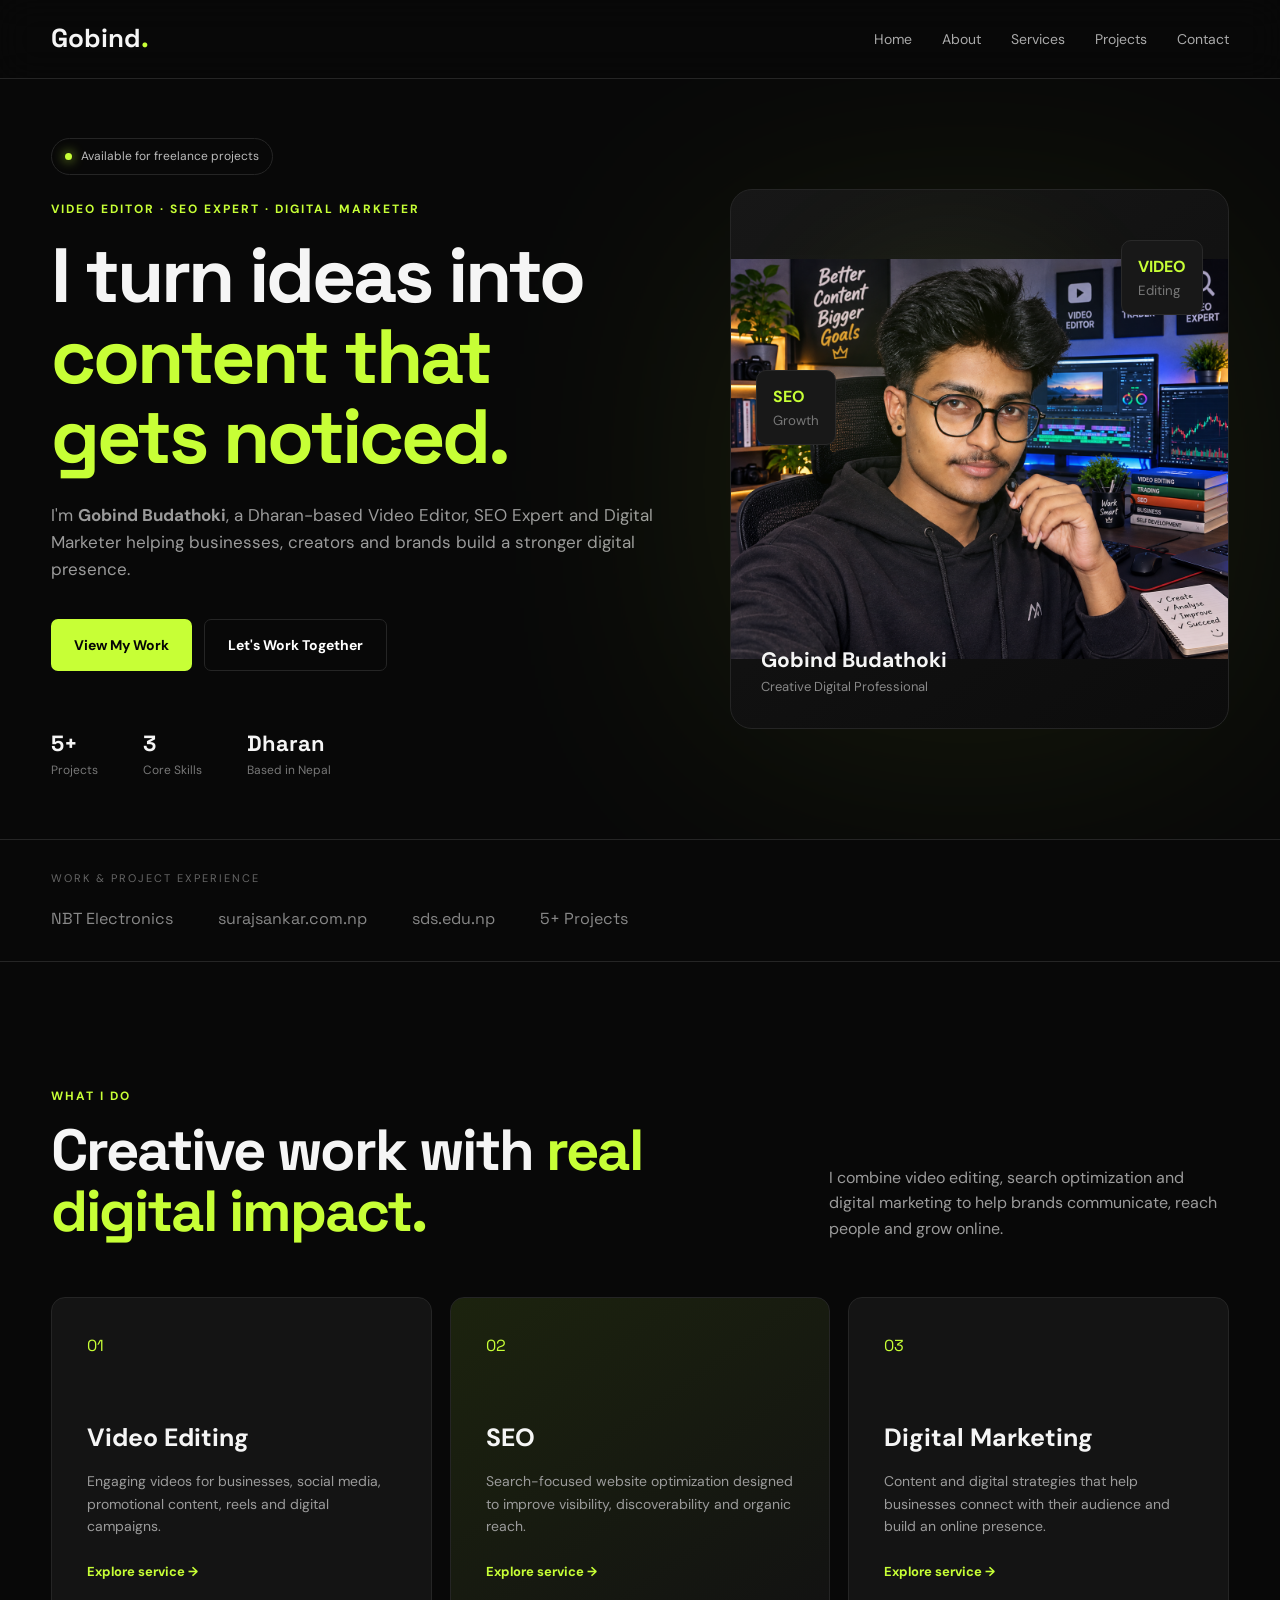
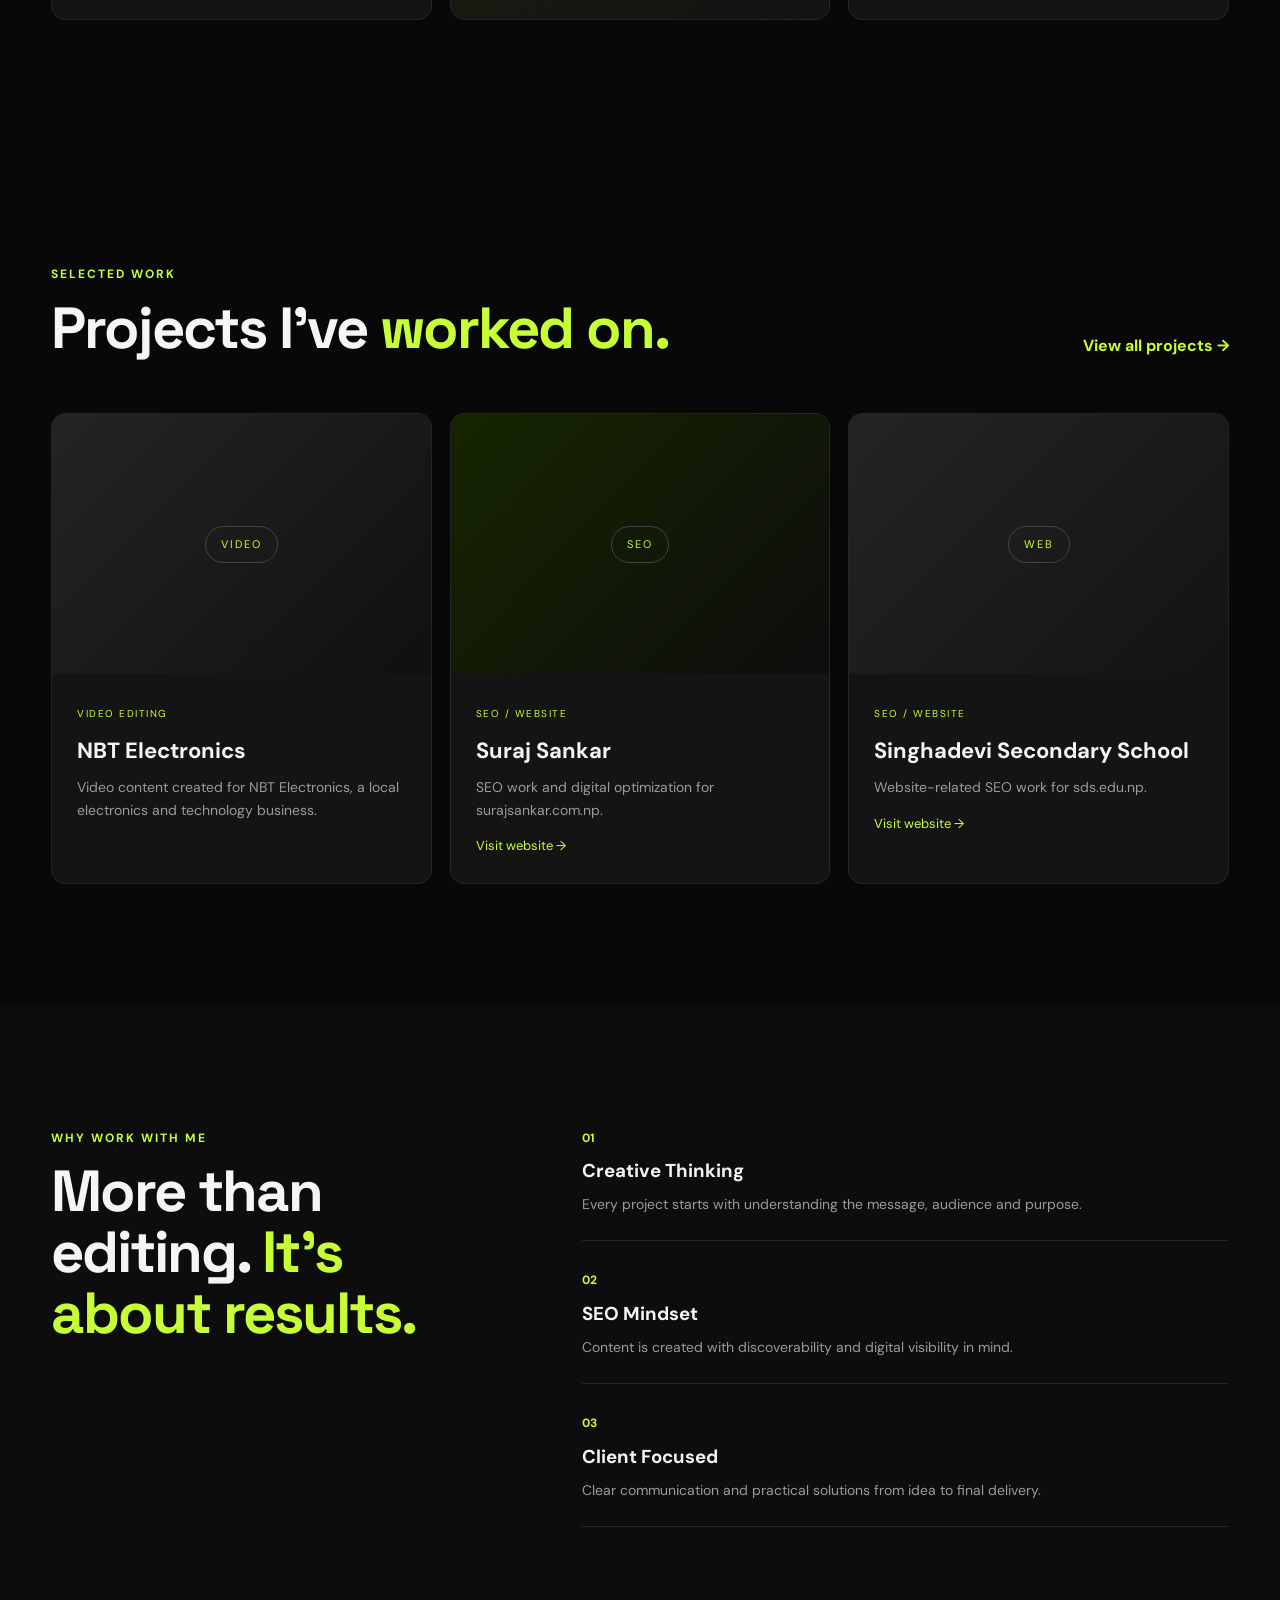
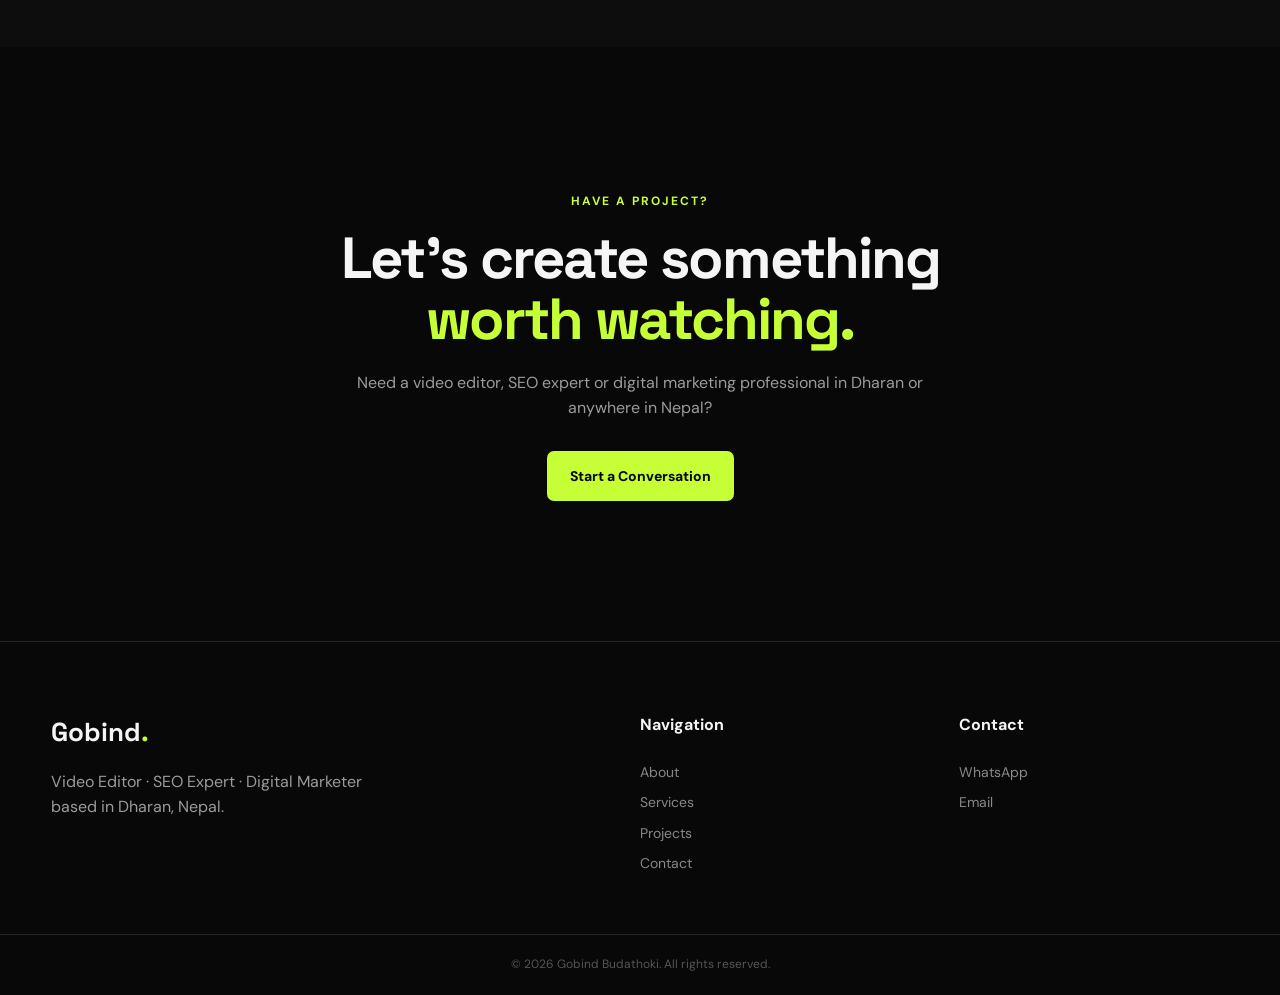
<file: index.html>
<!DOCTYPE html>
<html lang="en">
<head>
    <meta charset="UTF-8">

    <meta name="viewport" content="width=device-width, initial-scale=1.0">

    <link rel="icon" type="image/png" href="favicon.jpg">
<link rel="apple-touch-icon" href="favicon.jpg">

<title>Gobind Budathoki | Video Editor & SEO Expert</title>

<meta name="description" content="Gobind Budathoki is a Dharan-based Video Editor, SEO Expert and Digital Marketing Expert.">

<meta name="author" content="Gobind Budathoki">

<script type="application/ld+json">
{
  "@context": "https://schema.org",
  "@type": "Person",
  "name": "Gobind Budathoki",
  "url": "https://your-domain.com/",
  "jobTitle": "Video Editor, SEO Expert & Digital Marketing Expert",
  "address": {
    "@type": "PostalAddress",
    "addressLocality": "Dharan",
    "addressCountry": "NP"
  }
}
</script>

    <meta name="description"
        content="Gobind Budathoki is a Dharan-based video editor, SEO expert and digital marketer in Nepal. Explore professional video editing, SEO, digital marketing and creative projects.">

    <meta name="keywords"
        content="video editor in Dharan, video editor in Nepal, best video editor in Dharan, best video editor in Nepal, SEO expert in Dharan, SEO expert in Nepal, digital marketing expert in Dharan, digital marketing expert in Nepal, Gobind Budathoki">

    <meta name="author" content="Gobind Budathoki">

    <link rel="canonical" href="https://gobindabudathoki.com.np/">

    <meta property="og:title"
        content="Gobind Budathoki | Video Editor & SEO Expert in Dharan">

    <meta property="og:description"
        content="Dharan-based Video Editor, SEO Expert and Digital Marketer helping brands build better digital presence.">

    <meta property="og:type" content="website">

    <meta property="og:url" content="https://YOUR-DOMAIN.com/">

    <link rel="stylesheet" href="style.css">

    <script type="application/ld+json">
    {
        "@context": "https://schema.org",
        "@type": "Person",
        "name": "Gobind Budathoki",
        "jobTitle": "Video Editor, SEO Expert and Digital Marketer",
        "description": "Dharan-based video editor, SEO expert and digital marketer in Nepal.",
        "email": "budathokigopal71516112@gmail.com",
        "telephone": "+9779704802073",
        "address": {
            "@type": "PostalAddress",
            "addressLocality": "Dharan",
            "addressRegion": "Koshi Province",
            "addressCountry": "NP"
        },
        "knowsAbout": [
            "Video Editing",
            "SEO",
            "Digital Marketing",
            "Social Media Marketing",
            "Content Creation"
        ]
    }
    </script>
</head>

<body>

<header class="navbar">
    <div class="container nav-inner">

        <a href="index.html" class="logo">
            Gobind<span>.</span>
        </a>

        <button class="menu-btn" onclick="toggleMenu()">☰</button>

        <nav id="navMenu">
            <a href="index.html">Home</a>
            <a href="about.html">About</a>
            <a href="services.html">Services</a>
            <a href="projects.html">Projects</a>
            <a href="contact.html">Contact</a>
        </nav>

    </div>
</header>


<main>

<section class="hero">

    <div class="container hero-grid">

        <div class="hero-content">

            <div class="availability">
                <span></span>
                Available for freelance projects
            </div>

            <p class="eyebrow">
                VIDEO EDITOR · SEO EXPERT · DIGITAL MARKETER
            </p>

            <h1>
                I turn ideas into
                <span>content that gets noticed.</span>
            </h1>

            <p class="hero-text">
                I'm <strong>Gobind Budathoki</strong>, a Dharan-based
                Video Editor, SEO Expert and Digital Marketer helping
                businesses, creators and brands build a stronger
                digital presence.
            </p>

            <div class="hero-buttons">
                <a href="projects.html" class="btn primary">
                    View My Work
                </a>

                <a href="contact.html" class="btn secondary">
                    Let's Work Together
                </a>
            </div>

            <div class="hero-stats">

                <div>
                    <strong>5+</strong>
                    <span>Projects</span>
                </div>

                <div>
                    <strong>3</strong>
                    <span>Core Skills</span>
                </div>

                <div>
                    <strong>Dharan</strong>
                    <span>Based in Nepal</span>
                </div>

            </div>

        </div>


        <div class="hero-visual">

            <div class="profile-card">

                <div class="profile-placeholder">
                    <img src="img.png" height="400" alt="">
                </div>

                <div class="profile-info">
                    <strong>Gobind Budathoki</strong>
                    <span>Creative Digital Professional</span>
                </div>

                <div class="floating-card video-card">
                    <b>VIDEO</b>
                    <small>Editing</small>
                </div>

                <div class="floating-card seo-card">
                    <b>SEO</b>
                    <small>Growth</small>
                </div>

            </div>

        </div>

    </div>

</section>


<section class="trusted">

    <div class="container">

        <p>WORK & PROJECT EXPERIENCE</p>

        <div class="trusted-list">
            <span>NBT Electronics</span>
            <span>surajsankar.com.np</span>
            <span>sds.edu.np</span>
            <span>5+ Projects</span>
        </div>

    </div>

</section>


<section class="services-preview section">

    <div class="container">

        <div class="section-heading">

            <div>
                <span class="eyebrow">WHAT I DO</span>

                <h2>
                    Creative work with
                    <span>real digital impact.</span>
                </h2>
            </div>

            <p>
                I combine video editing, search optimization and
                digital marketing to help brands communicate,
                reach people and grow online.
            </p>

        </div>


        <div class="service-grid">

            <article class="service-card">

                <div class="service-number">01</div>

                <h3>Video Editing</h3>

                <p>
                    Engaging videos for businesses, social media,
                    promotional content, reels and digital campaigns.
                </p>

                <a href="services.html">Explore service →</a>

            </article>


            <article class="service-card featured">

                <div class="service-number">02</div>

                <h3>SEO</h3>

                <p>
                    Search-focused website optimization designed to
                    improve visibility, discoverability and organic reach.
                </p>

                <a href="services.html">Explore service →</a>

            </article>


            <article class="service-card">

                <div class="service-number">03</div>

                <h3>Digital Marketing</h3>

                <p>
                    Content and digital strategies that help businesses
                    connect with their audience and build an online presence.
                </p>

                <a href="services.html">Explore service →</a>

            </article>

        </div>

    </div>

</section>


<section class="projects section">

    <div class="container">

        <div class="section-heading">

            <div>
                <span class="eyebrow">SELECTED WORK</span>

                <h2>
                    Projects I've
                    <span>worked on.</span>
                </h2>
            </div>

            <a class="text-link" href="projects.html">
                View all projects →
            </a>

        </div>


        <div class="project-grid">

            <article class="project-card">

                <div class="project-image">
                    <span>VIDEO</span>
                </div>

                <div class="project-content">

                    <small>VIDEO EDITING</small>

                    <h3>NBT Electronics</h3>

                    <p>
                        Video content created for NBT Electronics,
                        a local electronics and technology business.
                    </p>

                </div>

            </article>


            <article class="project-card">

                <div class="project-image website">
                    <span>SEO</span>
                </div>

                <div class="project-content">

                    <small>SEO / WEBSITE</small>

                    <h3>Suraj Sankar</h3>

                    <p>
                        SEO work and digital optimization for
                        surajsankar.com.np.
                    </p>

                    <a href="https://surajsankar.com.np/"
                       target="_blank"
                       rel="noopener">
                        Visit website →
                    </a>

                </div>

            </article>


            <article class="project-card">

                <div class="project-image school">
                    <span>WEB</span>
                </div>

                <div class="project-content">

                    <small>SEO / WEBSITE</small>

                    <h3>Singhadevi Secondary School</h3>

                    <p>
                        Website-related SEO work for
                        sds.edu.np.
                    </p>

                    <a href="https://sds.edu.np/"
                       target="_blank"
                       rel="noopener">
                        Visit website →
                    </a>

                </div>

            </article>

        </div>

    </div>

</section>


<section class="why section">

    <div class="container why-grid">

        <div>

            <span class="eyebrow">WHY WORK WITH ME</span>

            <h2>
                More than editing.
                <span>It's about results.</span>
            </h2>

        </div>

        <div class="why-items">

            <div>
                <b>01</b>
                <h3>Creative Thinking</h3>
                <p>
                    Every project starts with understanding the
                    message, audience and purpose.
                </p>
            </div>

            <div>
                <b>02</b>
                <h3>SEO Mindset</h3>
                <p>
                    Content is created with discoverability and
                    digital visibility in mind.
                </p>
            </div>

            <div>
                <b>03</b>
                <h3>Client Focused</h3>
                <p>
                    Clear communication and practical solutions
                    from idea to final delivery.
                </p>
            </div>

        </div>

    </div>

</section>


<section class="cta">

    <div class="container">

        <span class="eyebrow">HAVE A PROJECT?</span>

        <h2>
            Let's create something
            <span>worth watching.</span>
        </h2>

        <p>
            Need a video editor, SEO expert or digital marketing
            professional in Dharan or anywhere in Nepal?
        </p>

        <a href="contact.html" class="btn primary">
            Start a Conversation
        </a>

    </div>

</section>

</main>


<footer>

    <div class="container footer-grid">

        <div>
            <a class="logo" href="index.html">
                Gobind<span>.</span>
            </a>

            <p>
                Video Editor · SEO Expert · Digital Marketer
                based in Dharan, Nepal.
            </p>
        </div>

        <div>
            <h4>Navigation</h4>
            <a href="about.html">About</a>
            <a href="services.html">Services</a>
            <a href="projects.html">Projects</a>
            <a href="contact.html">Contact</a>
        </div>

        <div>
            <h4>Contact</h4>

            <a href="https://wa.me/9779704802073"
               target="_blank"
               rel="noopener">
                WhatsApp
            </a>

            <a href="mailto:budathokigopal71516112@gmail.com">
                Email
            </a>
        </div>

    </div>

    <div class="footer-bottom">
        © <span id="year"></span> Gobind Budathoki. All rights reserved.
    </div>

</footer>

<script src="script.js"></script>

</body>
</html>
</file>
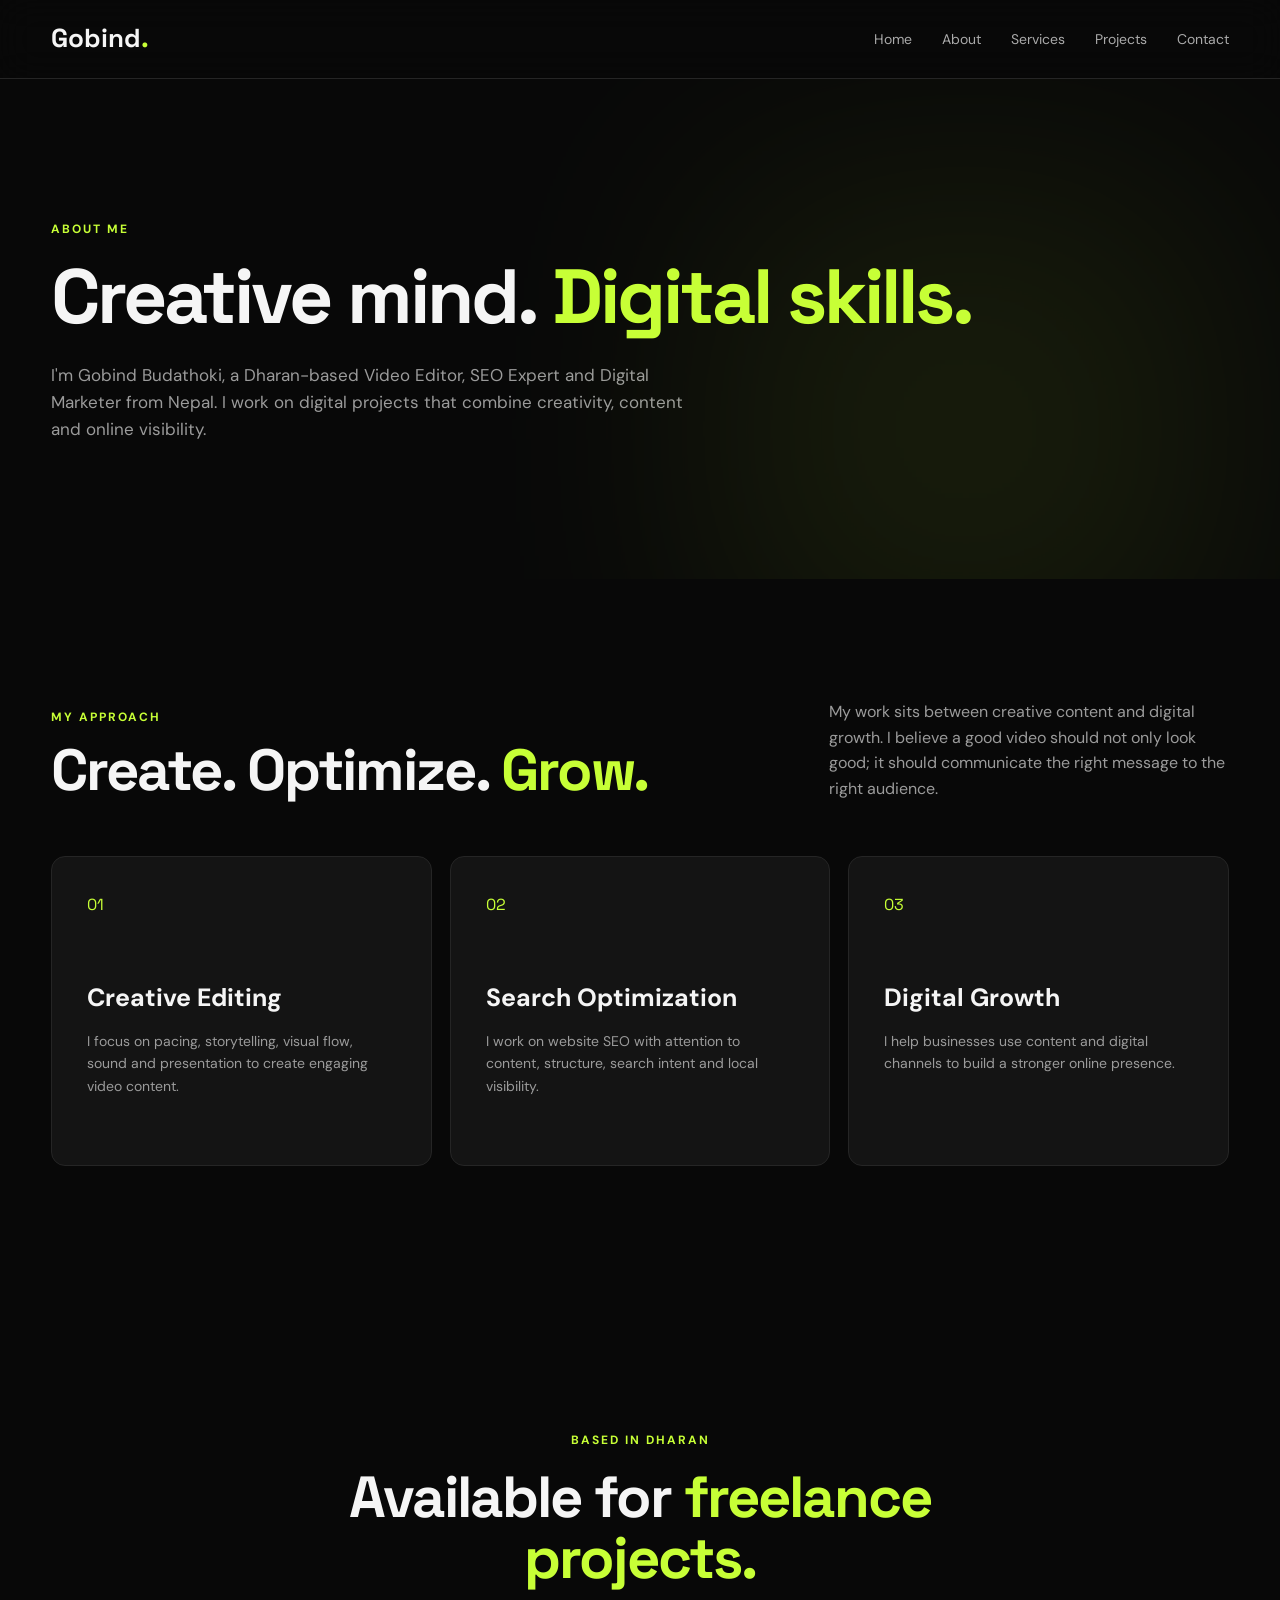
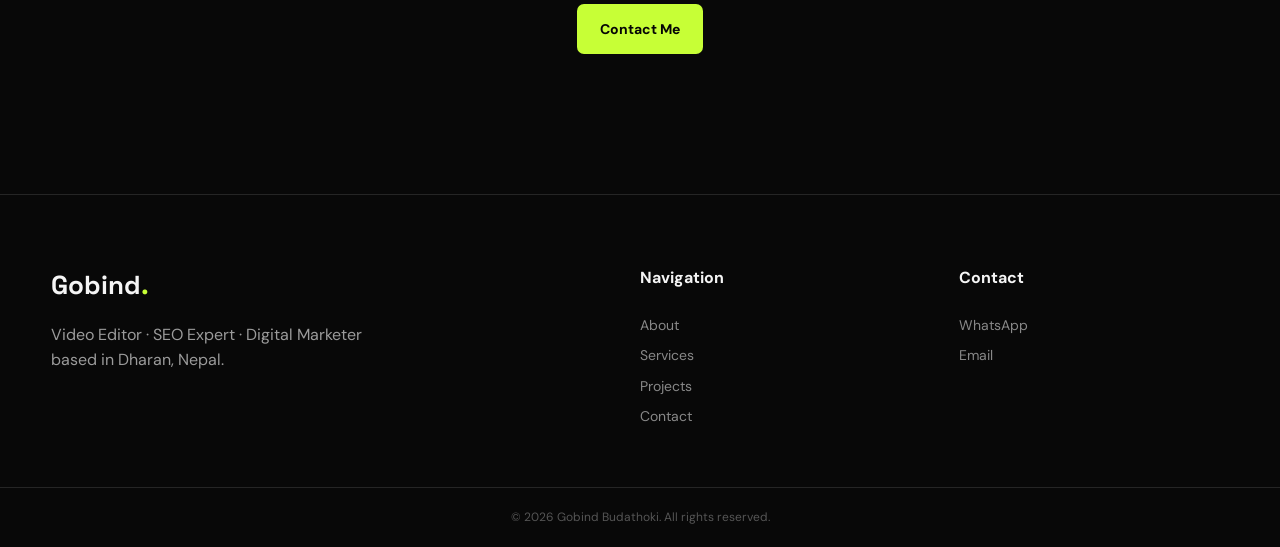
<file: about.html>
<!DOCTYPE html>
<html lang="en">
<head>
<meta charset="UTF-8">
<meta name="viewport" content="width=device-width, initial-scale=1.0">

<title>About Gobind Budathoki | Video Editor & SEO Expert in Dharan</title>

<meta name="description"
content="Learn about Gobind Budathoki, a Dharan-based video editor, SEO expert and digital marketer working with businesses and websites in Nepal.">

<link rel="canonical" href="https://YOUR-DOMAIN.com/about.html">
<link rel="stylesheet" href="style.css">
</head>

<body>

<header class="navbar">
<div class="container nav-inner">

<a href="index.html" class="logo">Gobind<span>.</span></a>

<button class="menu-btn" onclick="toggleMenu()">☰</button>

<nav id="navMenu">
<a href="index.html">Home</a>
<a href="about.html">About</a>
<a href="services.html">Services</a>
<a href="projects.html">Projects</a>
<a href="contact.html">Contact</a>
</nav>

</div>
</header>


<main>

<section class="hero" style="min-height:500px">

<div class="container">

<span class="eyebrow">ABOUT ME</span>

<h1>
Creative mind.
<span>Digital skills.</span>
</h1>

<p class="hero-text">
I'm Gobind Budathoki, a Dharan-based Video Editor,
SEO Expert and Digital Marketer from Nepal.
I work on digital projects that combine creativity,
content and online visibility.
</p>

</div>

</section>


<section class="section">

<div class="container">

<div class="section-heading">

<div>
<span class="eyebrow">MY APPROACH</span>

<h2>
Create. Optimize.
<span>Grow.</span>
</h2>
</div>

<p>
My work sits between creative content and digital growth.
I believe a good video should not only look good;
it should communicate the right message to the right audience.
</p>

</div>


<div class="service-grid">

<article class="service-card">

<div class="service-number">01</div>

<h3>Creative Editing</h3>

<p>
I focus on pacing, storytelling, visual flow,
sound and presentation to create engaging video content.
</p>

</article>


<article class="service-card">

<div class="service-number">02</div>

<h3>Search Optimization</h3>

<p>
I work on website SEO with attention to content,
structure, search intent and local visibility.
</p>

</article>


<article class="service-card">

<div class="service-number">03</div>

<h3>Digital Growth</h3>

<p>
I help businesses use content and digital channels
to build a stronger online presence.
</p>

</article>

</div>

</div>

</section>


<section class="cta">

<div class="container">

<span class="eyebrow">BASED IN DHARAN</span>

<h2>
Available for
<span>freelance projects.</span>
</h2>

<a href="contact.html" class="btn primary">
Contact Me
</a>

</div>

</section>

</main>


<footer>

<div class="container footer-grid">

<div>
<a class="logo" href="index.html">
Gobind<span>.</span>
</a>

<p>
Video Editor · SEO Expert · Digital Marketer
based in Dharan, Nepal.
</p>
</div>

<div>
<h4>Navigation</h4>
<a href="about.html">About</a>
<a href="services.html">Services</a>
<a href="projects.html">Projects</a>
<a href="contact.html">Contact</a>
</div>

<div>
<h4>Contact</h4>

<a href="https://wa.me/9779704802073">
WhatsApp
</a>

<a href="mailto:budathokigopal71516112@gmail.com">
Email
</a>

</div>

</div>

<div class="footer-bottom">
© <span id="year"></span> Gobind Budathoki.
All rights reserved.
</div>

</footer>

<script src="script.js"></script>

</body>
</html>
</file>
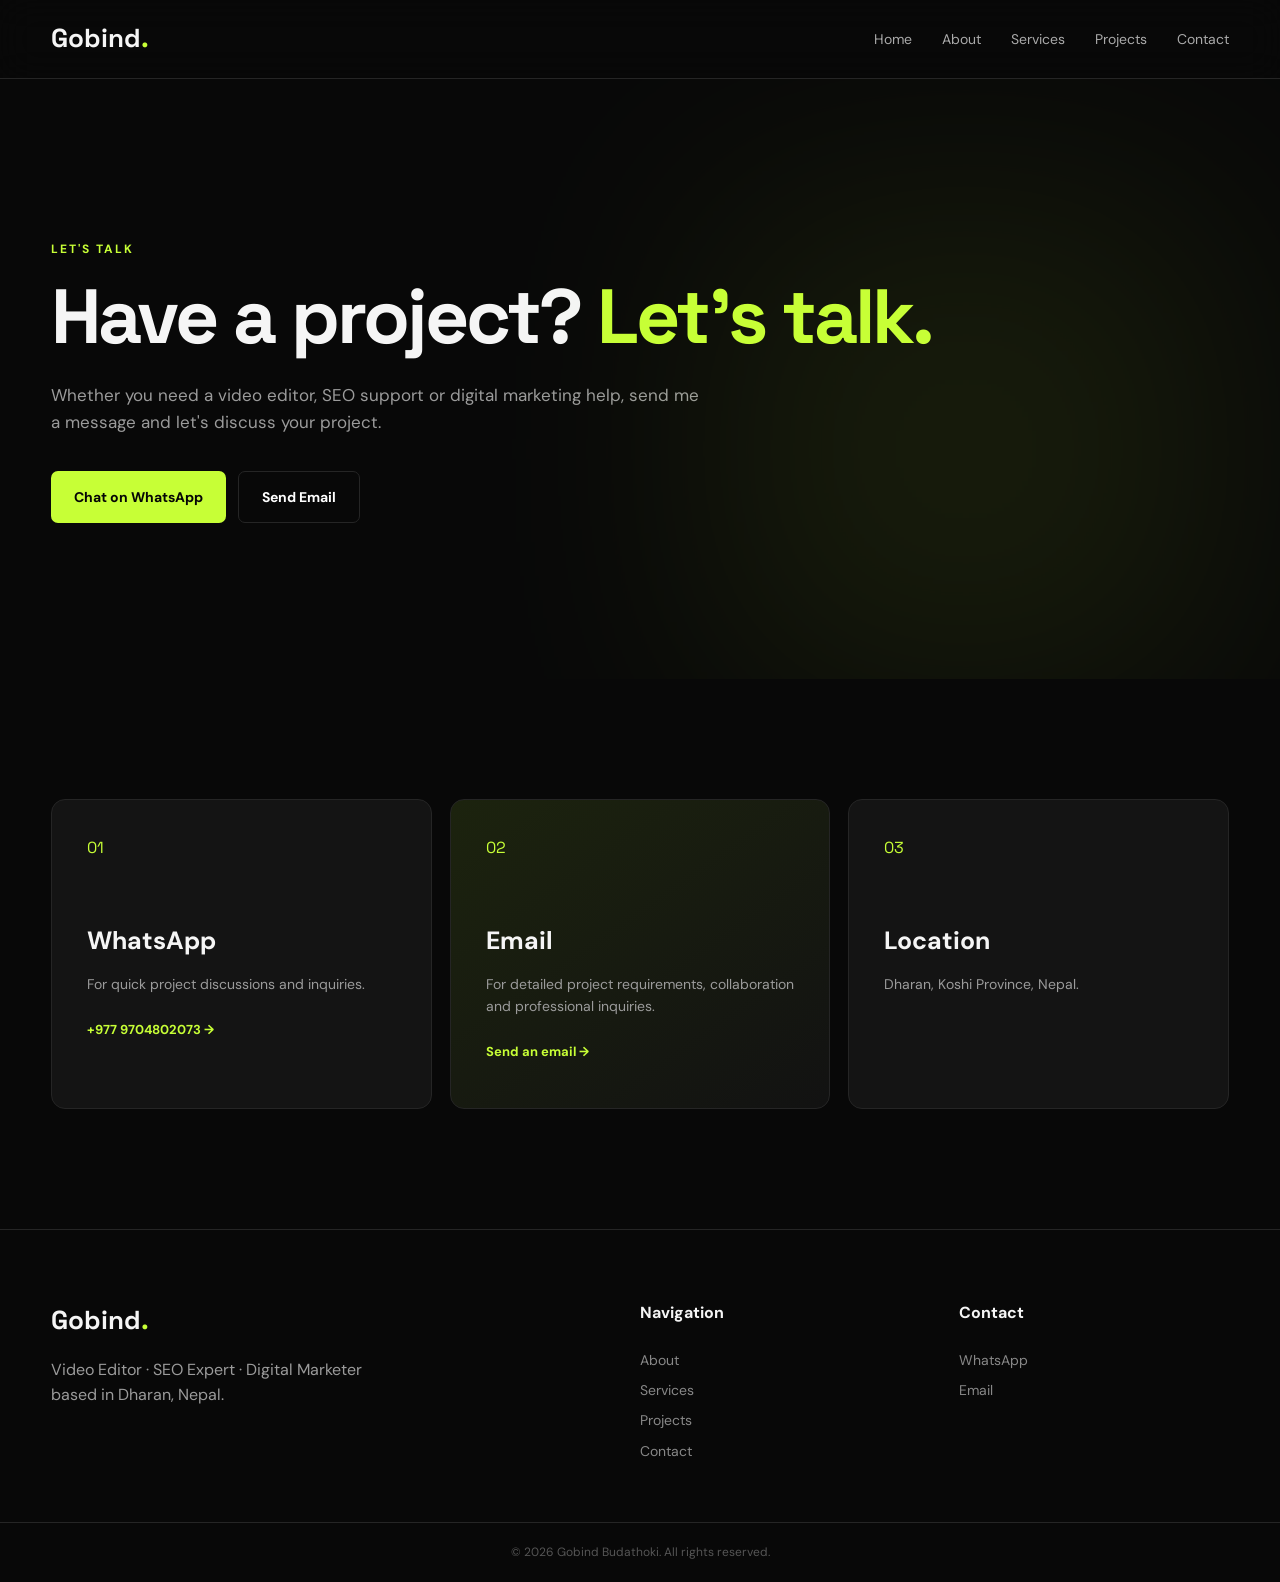
<file: contact.html>
<!DOCTYPE html>
<html lang="en">

<head>

<meta charset="UTF-8">

<meta name="viewport"
content="width=device-width, initial-scale=1.0">

<title>Contact Gobind Budathoki | Video Editor & SEO Expert Dharan</title>

<meta name="description"
content="Contact Gobind Budathoki for video editing, SEO and digital marketing services in Dharan and across Nepal. WhatsApp and email available.">

<link rel="canonical"
href="https://YOUR-DOMAIN.com/contact.html">

<link rel="stylesheet"
href="style.css">

</head>


<body>

<header class="navbar">

<div class="container nav-inner">

<a href="index.html"
class="logo">
Gobind<span>.</span>
</a>

<button class="menu-btn"
onclick="toggleMenu()">☰</button>

<nav id="navMenu">

<a href="index.html">Home</a>

<a href="about.html">About</a>

<a href="services.html">Services</a>

<a href="projects.html">Projects</a>

<a href="contact.html">Contact</a>

</nav>

</div>

</header>


<main>

<section class="hero"
style="min-height:600px">

<div class="container">

<span class="eyebrow">
LET'S TALK
</span>

<h1>
Have a project?
<span>Let's talk.</span>
</h1>

<p class="hero-text">

Whether you need a video editor,
SEO support or digital marketing help,
send me a message and let's discuss your project.

</p>


<div class="hero-buttons">

<a class="btn primary"
href="https://wa.me/9779704802073"
target="_blank"
rel="noopener">

Chat on WhatsApp

</a>


<a class="btn secondary"
href="mailto:budathokigopal71516112@gmail.com">

Send Email

</a>

</div>

</div>

</section>


<section class="section">

<div class="container">

<div class="service-grid">


<article class="service-card">

<div class="service-number">
01
</div>

<h3>WhatsApp</h3>

<p>
For quick project discussions and inquiries.
</p>

<a href="https://wa.me/9779704802073"
target="_blank"
rel="noopener">

+977 9704802073 →

</a>

</article>


<article class="service-card featured">

<div class="service-number">
02
</div>

<h3>Email</h3>

<p>
For detailed project requirements,
collaboration and professional inquiries.
</p>

<a href="mailto:budathokigopal71516112@gmail.com">

Send an email →

</a>

</article>


<article class="service-card">

<div class="service-number">
03
</div>

<h3>Location</h3>

<p>
Dharan, Koshi Province,
Nepal.
</p>

</article>


</div>

</div>

</section>

</main>


<footer>

<div class="container footer-grid">

<div>

<a class="logo"
href="index.html">

Gobind<span>.</span>

</a>

<p>

Video Editor · SEO Expert · Digital Marketer
based in Dharan, Nepal.

</p>

</div>


<div>

<h4>Navigation</h4>

<a href="about.html">About</a>

<a href="services.html">Services</a>

<a href="projects.html">Projects</a>

<a href="contact.html">Contact</a>

</div>


<div>

<h4>Contact</h4>

<a href="https://wa.me/9779704802073">

WhatsApp

</a>

<a href="mailto:budathokigopal71516112@gmail.com">

Email

</a>

</div>

</div>


<div class="footer-bottom">

© <span id="year"></span>
Gobind Budathoki.
All rights reserved.

</div>

</footer>


<script src="script.js"></script>

</body>

</html>
</file>
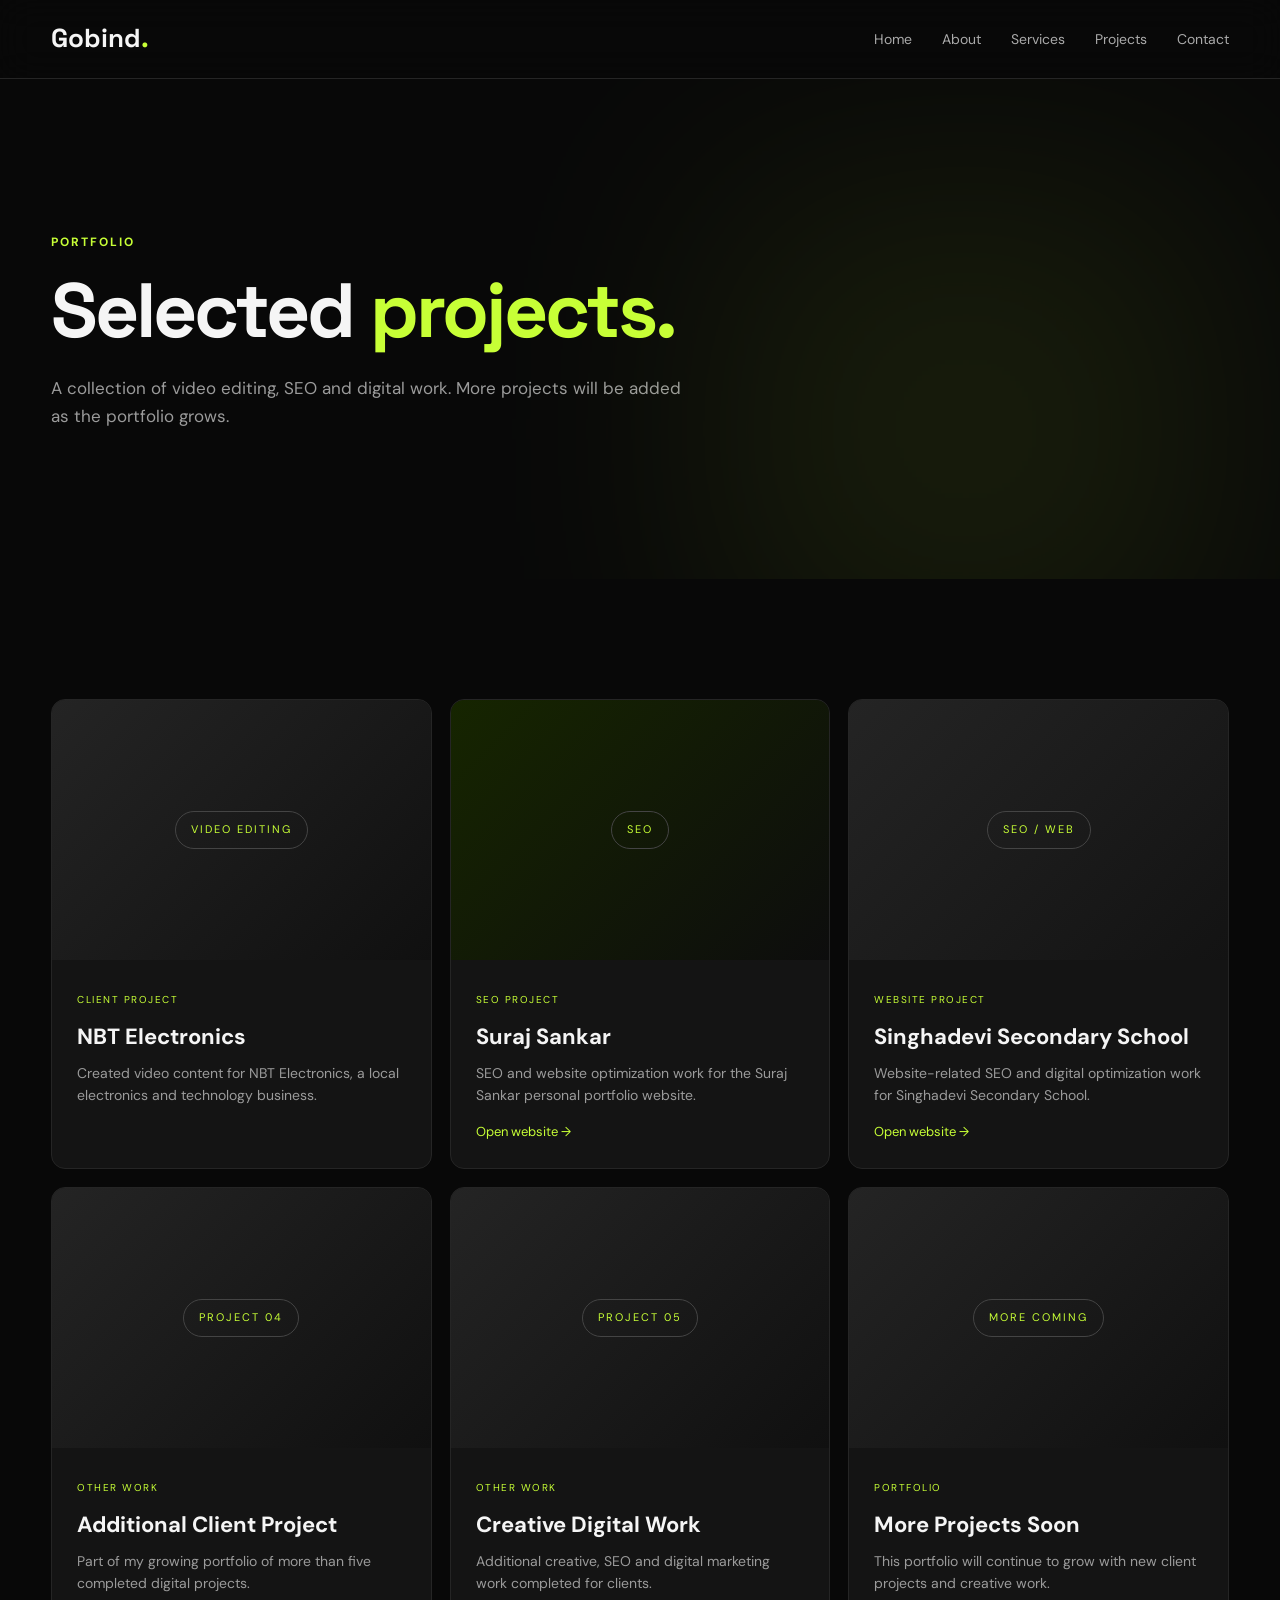
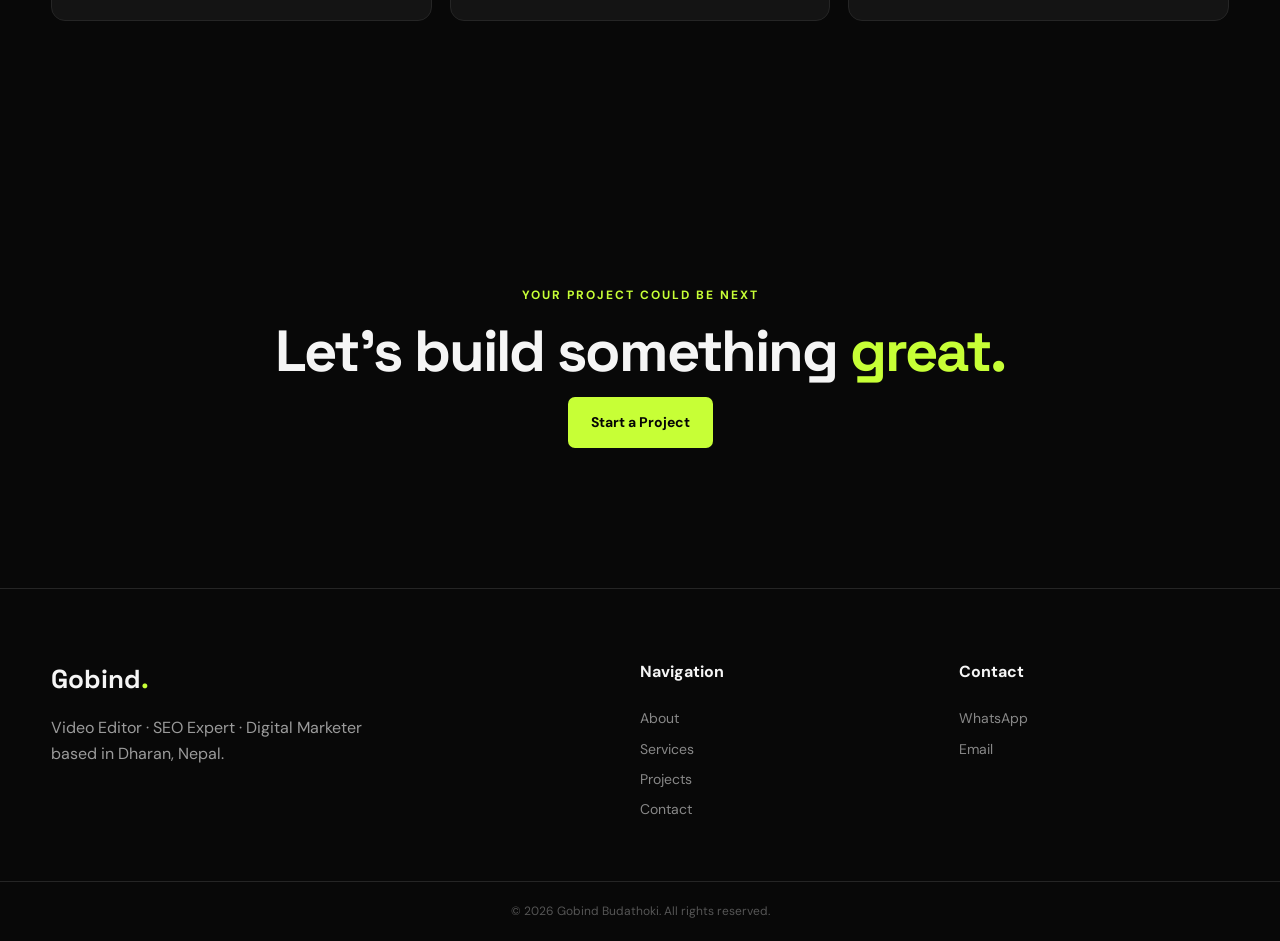
<file: projects.html>
<!DOCTYPE html>
<html lang="en">

<head>

<meta charset="UTF-8">

<meta name="viewport"
content="width=device-width, initial-scale=1.0">

<title>Portfolio & Projects | Gobind Budathoki Video Editor Dharan</title>

<meta name="description"
content="Explore video editing, SEO and digital projects completed by Gobind Budathoki, a Dharan-based video editor and SEO expert in Nepal.">

<meta name="keywords"
content="Gobind Budathoki portfolio, video editor portfolio Nepal, video editor Dharan portfolio, SEO portfolio Nepal, digital marketing portfolio Dharan">

<link rel="canonical"
href="https://YOUR-DOMAIN.com/projects.html">

<link rel="stylesheet" href="style.css">

</head>

<body>

<header class="navbar">

<div class="container nav-inner">

<a href="index.html" class="logo">
Gobind<span>.</span>
</a>

<button class="menu-btn"
onclick="toggleMenu()">☰</button>

<nav id="navMenu">
<a href="index.html">Home</a>
<a href="about.html">About</a>
<a href="services.html">Services</a>
<a href="projects.html">Projects</a>
<a href="contact.html">Contact</a>
</nav>

</div>

</header>


<main>

<section class="hero"
style="min-height:500px">

<div class="container">

<span class="eyebrow">PORTFOLIO</span>

<h1>
Selected
<span>projects.</span>
</h1>

<p class="hero-text">
A collection of video editing, SEO and digital work.
More projects will be added as the portfolio grows.
</p>

</div>

</section>


<section class="section">

<div class="container">

<div class="project-grid">


<article class="project-card">

<div class="project-image">

<span>VIDEO EDITING</span>

</div>

<div class="project-content">

<small>CLIENT PROJECT</small>

<h3>NBT Electronics</h3>

<p>
Created video content for NBT Electronics,
a local electronics and technology business.
</p>

</div>

</article>


<article class="project-card">

<div class="project-image website">

<span>SEO</span>

</div>

<div class="project-content">

<small>SEO PROJECT</small>

<h3>Suraj Sankar</h3>

<p>
SEO and website optimization work for
the Suraj Sankar personal portfolio website.
</p>

<a href="https://surajsankar.com.np/"
target="_blank"
rel="noopener">
Open website →
</a>

</div>

</article>


<article class="project-card">

<div class="project-image school">

<span>SEO / WEB</span>

</div>

<div class="project-content">

<small>WEBSITE PROJECT</small>

<h3>Singhadevi Secondary School</h3>

<p>
Website-related SEO and digital optimization
work for Singhadevi Secondary School.
</p>

<a href="https://sds.edu.np/"
target="_blank"
rel="noopener">
Open website →
</a>

</div>

</article>


<article class="project-card">

<div class="project-image">

<span>PROJECT 04</span>

</div>

<div class="project-content">

<small>OTHER WORK</small>

<h3>Additional Client Project</h3>

<p>
Part of my growing portfolio of more than
five completed digital projects.
</p>

</div>

</article>


<article class="project-card">

<div class="project-image">

<span>PROJECT 05</span>

</div>

<div class="project-content">

<small>OTHER WORK</small>

<h3>Creative Digital Work</h3>

<p>
Additional creative, SEO and digital marketing
work completed for clients.
</p>

</div>

</article>


<article class="project-card">

<div class="project-image">

<span>MORE COMING</span>

</div>

<div class="project-content">

<small>PORTFOLIO</small>

<h3>More Projects Soon</h3>

<p>
This portfolio will continue to grow with
new client projects and creative work.
</p>

</div>

</article>


</div>

</div>

</section>


<section class="cta">

<div class="container">

<span class="eyebrow">YOUR PROJECT COULD BE NEXT</span>

<h2>
Let's build something
<span>great.</span>
</h2>

<a href="contact.html"
class="btn primary">
Start a Project
</a>

</div>

</section>

</main>


<footer>

<div class="container footer-grid">

<div>

<a class="logo"
href="index.html">
Gobind<span>.</span>
</a>

<p>
Video Editor · SEO Expert · Digital Marketer
based in Dharan, Nepal.
</p>

</div>


<div>

<h4>Navigation</h4>

<a href="about.html">About</a>

<a href="services.html">Services</a>

<a href="projects.html">Projects</a>

<a href="contact.html">Contact</a>

</div>


<div>

<h4>Contact</h4>

<a href="https://wa.me/9779704802073">
WhatsApp
</a>

<a href="mailto:budathokigopal71516112@gmail.com">
Email
</a>

</div>

</div>


<div class="footer-bottom">

© <span id="year"></span>
Gobind Budathoki.
All rights reserved.

</div>

</footer>


<script src="script.js"></script>

</body>
</html>
</file>
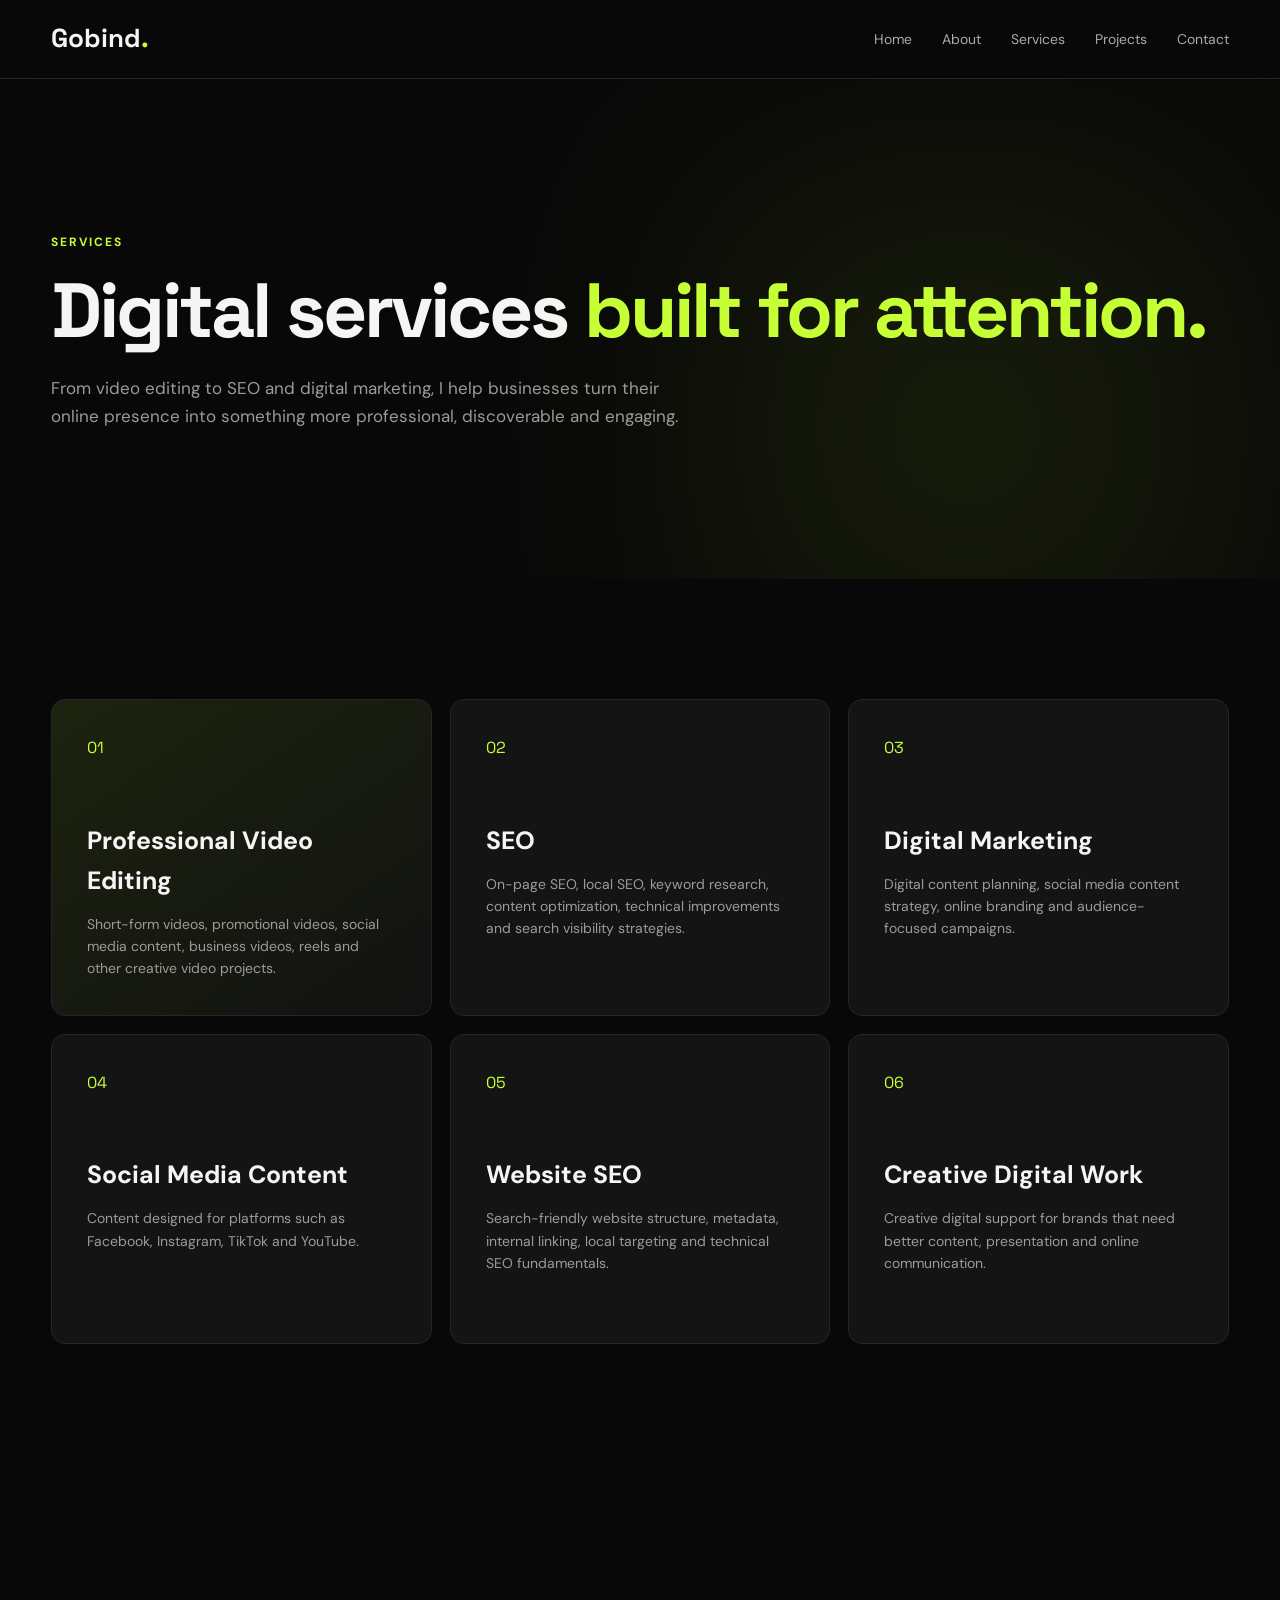
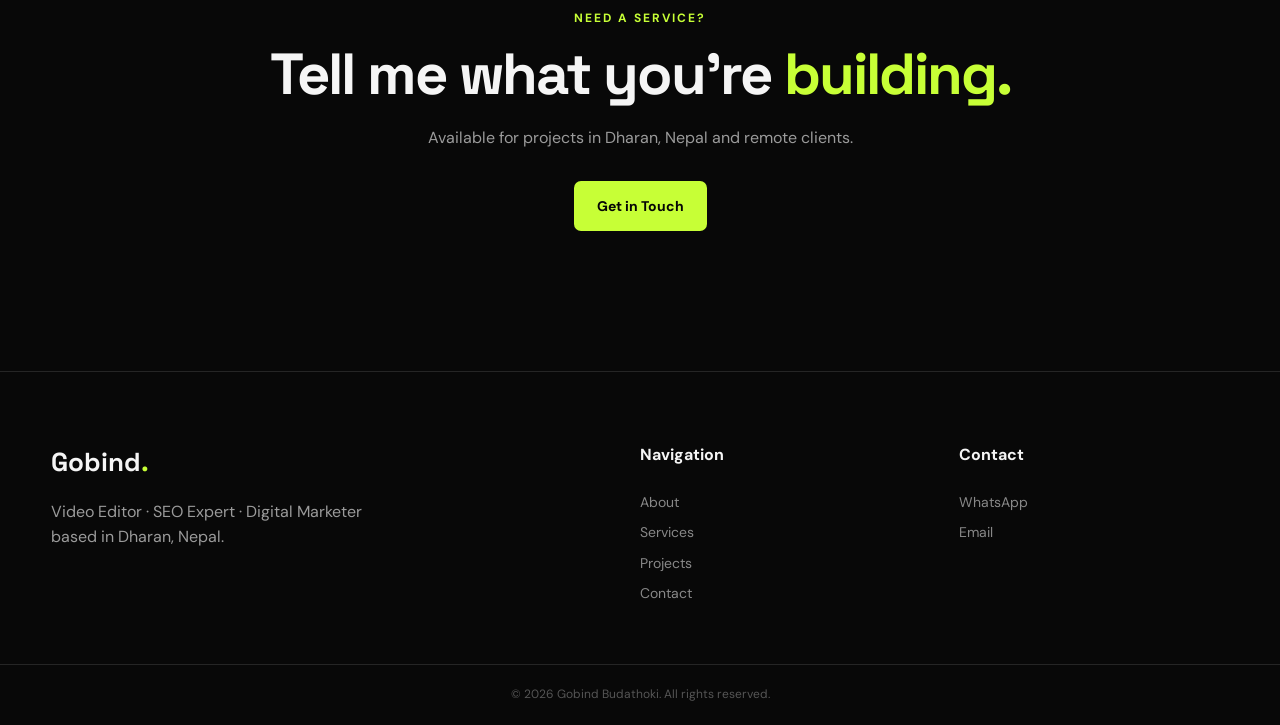
<file: services.html>
<!DOCTYPE html>
<html lang="en">
<head>

<meta charset="UTF-8">
<meta name="viewport" content="width=device-width, initial-scale=1.0">

<title>Video Editing, SEO & Digital Marketing Services | Gobind Budathoki</title>

<meta name="description"
content="Professional video editing, SEO and digital marketing services in Dharan and Nepal by Gobind Budathoki.">

<meta name="keywords"
content="video editing service Dharan, video editor Nepal, SEO service Dharan, SEO expert Nepal, digital marketing Dharan, digital marketing Nepal">

<link rel="canonical"
href="https://YOUR-DOMAIN.com/services.html">

<link rel="stylesheet" href="style.css">

</head>

<body>

<header class="navbar">

<div class="container nav-inner">

<a href="index.html" class="logo">
Gobind<span>.</span>
</a>

<button class="menu-btn" onclick="toggleMenu()">☰</button>

<nav id="navMenu">
<a href="index.html">Home</a>
<a href="about.html">About</a>
<a href="services.html">Services</a>
<a href="projects.html">Projects</a>
<a href="contact.html">Contact</a>
</nav>

</div>

</header>


<main>

<section class="hero" style="min-height:500px">

<div class="container">

<span class="eyebrow">SERVICES</span>

<h1>
Digital services
<span>built for attention.</span>
</h1>

<p class="hero-text">
From video editing to SEO and digital marketing,
I help businesses turn their online presence into
something more professional, discoverable and engaging.
</p>

</div>

</section>


<section class="section">

<div class="container">

<div class="service-grid">

<article class="service-card featured">

<div class="service-number">01</div>

<h3>Professional Video Editing</h3>

<p>
Short-form videos, promotional videos, social media content,
business videos, reels and other creative video projects.
</p>

</article>


<article class="service-card">

<div class="service-number">02</div>

<h3>SEO</h3>

<p>
On-page SEO, local SEO, keyword research, content optimization,
technical improvements and search visibility strategies.
</p>

</article>


<article class="service-card">

<div class="service-number">03</div>

<h3>Digital Marketing</h3>

<p>
Digital content planning, social media content strategy,
online branding and audience-focused campaigns.
</p>

</article>


<article class="service-card">

<div class="service-number">04</div>

<h3>Social Media Content</h3>

<p>
Content designed for platforms such as Facebook,
Instagram, TikTok and YouTube.
</p>

</article>


<article class="service-card">

<div class="service-number">05</div>

<h3>Website SEO</h3>

<p>
Search-friendly website structure, metadata, internal linking,
local targeting and technical SEO fundamentals.
</p>

</article>


<article class="service-card">

<div class="service-number">06</div>

<h3>Creative Digital Work</h3>

<p>
Creative digital support for brands that need better
content, presentation and online communication.
</p>

</article>

</div>

</div>

</section>


<section class="cta">

<div class="container">

<span class="eyebrow">NEED A SERVICE?</span>

<h2>
Tell me what you're
<span>building.</span>
</h2>

<p>
Available for projects in Dharan, Nepal and remote clients.
</p>

<a href="contact.html" class="btn primary">
Get in Touch
</a>

</div>

</section>

</main>


<footer>

<div class="container footer-grid">

<div>
<a class="logo" href="index.html">
Gobind<span>.</span>
</a>

<p>
Video Editor · SEO Expert · Digital Marketer
based in Dharan, Nepal.
</p>
</div>

<div>
<h4>Navigation</h4>
<a href="about.html">About</a>
<a href="services.html">Services</a>
<a href="projects.html">Projects</a>
<a href="contact.html">Contact</a>
</div>

<div>
<h4>Contact</h4>
<a href="https://wa.me/9779704802073">
WhatsApp
</a>
<a href="mailto:budathokigopal71516112@gmail.com">
Email
</a>
</div>

</div>

<div class="footer-bottom">
© <span id="year"></span> Gobind Budathoki.
All rights reserved.
</div>

</footer>

<script src="script.js"></script>

</body>
</html>
</file>
<file: style.css>
@import url('https://fonts.googleapis.com/css2?family=DM+Sans:wght@400;500;600;700&family=Space+Grotesk:wght@500;600;700&display=swap');

:root {
    --bg: #080808;
    --bg2: #101010;
    --card: #141414;
    --text: #f5f5f5;
    --muted: #9b9b9b;
    --line: #252525;
    --accent: #c7ff36;
    --accent2: #9bdc00;
    --max: 1180px;
}

* {
    margin: 0;
    padding: 0;
    box-sizing: border-box;
}

html {
    scroll-behavior: smooth;
}

body {
    background: var(--bg);
    color: var(--text);
    font-family: "DM Sans", sans-serif;
    line-height: 1.6;
}

a {
    color: inherit;
    text-decoration: none;
}

.container {
    width: min(92%, var(--max));
    margin: auto;
}

.navbar {
    position: sticky;
    top: 0;
    z-index: 1000;
    background: rgba(8,8,8,.88);
    backdrop-filter: blur(18px);
    border-bottom: 1px solid var(--line);
}

.nav-inner {
    height: 78px;
    display: flex;
    align-items: center;
    justify-content: space-between;
}

.logo {
    font-family: "Space Grotesk", sans-serif;
    font-size: 26px;
    font-weight: 700;
}

.logo span {
    color: var(--accent);
}

nav {
    display: flex;
    gap: 30px;
}

nav a {
    color: #aaa;
    font-size: 14px;
    transition: .3s;
}

nav a:hover {
    color: var(--accent);
}

.menu-btn {
    display: none;
    background: none;
    border: 0;
    color: white;
    font-size: 25px;
}

.hero {
    min-height: 760px;
    display: flex;
    align-items: center;
    position: relative;
    overflow: hidden;
}

.hero:before {
    content: "";
    position: absolute;
    width: 500px;
    height: 500px;
    background: var(--accent);
    opacity: .08;
    filter: blur(130px);
    right: 5%;
    top: 20%;
}

.hero-grid {
    display: grid;
    grid-template-columns: 1.1fr .9fr;
    gap: 70px;
    align-items: center;
}

.availability {
    display: inline-flex;
    align-items: center;
    gap: 9px;
    padding: 8px 13px;
    border: 1px solid var(--line);
    border-radius: 50px;
    color: #bbb;
    font-size: 12px;
    margin-bottom: 25px;
}

.availability span {
    width: 7px;
    height: 7px;
    background: var(--accent);
    border-radius: 50%;
    box-shadow: 0 0 12px var(--accent);
}

.eyebrow {
    color: var(--accent);
    font-size: 12px;
    font-weight: 700;
    letter-spacing: 2px;
}

h1,
h2 {
    font-family: "Space Grotesk", sans-serif;
    line-height: 1.05;
}

h1 {
    font-size: clamp(48px, 6vw, 78px);
    margin: 16px 0 25px;
    letter-spacing: -3px;
}

h1 span,
h2 span {
    color: var(--accent);
}

.hero-text {
    max-width: 650px;
    color: var(--muted);
    font-size: 17px;
}

.hero-buttons {
    display: flex;
    gap: 12px;
    margin-top: 35px;
}

.btn {
    display: inline-flex;
    align-items: center;
    justify-content: center;
    padding: 14px 23px;
    border-radius: 7px;
    font-weight: 700;
    font-size: 14px;
    transition: .3s;
}

.btn.primary {
    background: var(--accent);
    color: #050505;
}

.btn.primary:hover {
    background: #d9ff73;
    transform: translateY(-2px);
}

.btn.secondary {
    border: 1px solid var(--line);
    color: white;
}

.btn.secondary:hover {
    border-color: var(--accent);
    color: var(--accent);
}

.hero-stats {
    display: flex;
    gap: 45px;
    margin-top: 55px;
}

.hero-stats div {
    display: flex;
    flex-direction: column;
}

.hero-stats strong {
    font-family: "Space Grotesk";
    font-size: 22px;
}

.hero-stats span {
    color: #777;
    font-size: 12px;
}

.profile-card {
    height: 540px;
    border: 1px solid var(--line);
    border-radius: 22px;
    background: linear-gradient(145deg,#171717,#0c0c0c);
    position: relative;
    display: flex;
    align-items: flex-end;
    padding: 30px;
    overflow: hidden;
}

.profile-card:after {
    content: "";
    position: absolute;
    width: 280px;
    height: 280px;
    background: var(--accent);
    opacity: .08;
    border-radius: 50%;
    filter: blur(70px);
    top: 60px;
    left: 80px;
}

.profile-placeholder {
    width: 100%;
    height: 100%;
    position: absolute;
    inset: 0;
    display: grid;
    place-items: center;
    font-family: "Space Grotesk";
    font-size: 130px;
    color: #222;
}

.profile-info {
    position: relative;
    z-index: 2;
    display: flex;
    flex-direction: column;
}

.profile-info strong {
    font-size: 21px;
}

.profile-info span {
    color: #888;
    font-size: 13px;
}

.floating-card {
    position: absolute;
    z-index: 3;
    background: #181818;
    border: 1px solid #292929;
    padding: 13px 16px;
    border-radius: 10px;
    display: flex;
    flex-direction: column;
}

.floating-card b {
    color: var(--accent);
}

.floating-card small {
    color: #777;
}

.video-card {
    top: 50px;
    right: 25px;
}

.seo-card {
    left: 25px;
    top: 180px;
}

.trusted {
    border-top: 1px solid var(--line);
    border-bottom: 1px solid var(--line);
    padding: 30px 0;
}

.trusted p {
    color: #666;
    font-size: 11px;
    letter-spacing: 2px;
    margin-bottom: 18px;
}

.trusted-list {
    display: flex;
    flex-wrap: wrap;
    gap: 45px;
    color: #888;
    font-family: "Space Grotesk";
}

.section {
    padding: 120px 0;
}

.section-heading {
    display: flex;
    justify-content: space-between;
    align-items: end;
    gap: 40px;
    margin-bottom: 55px;
}

h2 {
    font-size: clamp(38px, 5vw, 58px);
    margin-top: 12px;
    letter-spacing: -2px;
}

.section-heading > p {
    max-width: 400px;
    color: var(--muted);
}

.service-grid,
.project-grid {
    display: grid;
    grid-template-columns: repeat(3,1fr);
    gap: 18px;
}

.service-card {
    padding: 35px;
    min-height: 310px;
    border: 1px solid var(--line);
    background: var(--card);
    border-radius: 14px;
    transition: .3s;
}

.service-card:hover,
.project-card:hover {
    transform: translateY(-5px);
    border-color: #444;
}

.service-card.featured {
    background: linear-gradient(145deg,#1c230e,#121212);
}

.service-number {
    color: var(--accent);
    font-family: "Space Grotesk";
    margin-bottom: 60px;
}

.service-card h3 {
    font-size: 25px;
    margin-bottom: 12px;
}

.service-card p,
.project-content p {
    color: var(--muted);
    font-size: 14px;
}

.service-card a {
    display: inline-block;
    margin-top: 25px;
    color: var(--accent);
    font-size: 13px;
    font-weight: 700;
}

.text-link {
    color: var(--accent);
    font-weight: 700;
}

.project-card {
    border: 1px solid var(--line);
    background: var(--card);
    border-radius: 14px;
    overflow: hidden;
    transition: .3s;
}

.project-image {
    height: 260px;
    display: grid;
    place-items: center;
    background:
        linear-gradient(135deg,#242424,#101010);
}

.project-image.website {
    background:
        linear-gradient(135deg,#162500,#0d0d0d);
}

.project-image.school {
    background:
        linear-gradient(135deg,#242424,#131313);
}

.project-image span {
    border: 1px solid #444;
    padding: 9px 15px;
    border-radius: 50px;
    color: var(--accent);
    font-size: 11px;
    letter-spacing: 2px;
}

.project-content {
    padding: 25px;
}

.project-content small {
    color: var(--accent);
    font-size: 10px;
    letter-spacing: 1.5px;
}

.project-content h3 {
    margin: 8px 0;
    font-size: 22px;
}

.project-content a {
    display: inline-block;
    color: var(--accent);
    margin-top: 15px;
    font-size: 13px;
}

.why {
    background: #0d0d0d;
}

.why-grid {
    display: grid;
    grid-template-columns: .8fr 1.2fr;
    gap: 100px;
}

.why-items {
    display: grid;
    gap: 25px;
}

.why-items div {
    border-bottom: 1px solid var(--line);
    padding-bottom: 25px;
}

.why-items b {
    color: var(--accent);
    font-size: 12px;
}

.why-items h3 {
    margin: 7px 0;
}

.why-items p {
    color: var(--muted);
    font-size: 14px;
}

.cta {
    text-align: center;
    padding: 140px 0;
}

.cta h2 {
    max-width: 750px;
    margin: 15px auto;
}

.cta p {
    color: var(--muted);
    max-width: 600px;
    margin: 20px auto 30px;
}

footer {
    border-top: 1px solid var(--line);
    padding-top: 70px;
}

.footer-grid {
    display: grid;
    grid-template-columns: 2fr 1fr 1fr;
    gap: 50px;
    padding-bottom: 60px;
}

.footer-grid p {
    color: var(--muted);
    max-width: 330px;
    margin-top: 15px;
}

.footer-grid h4 {
    margin-bottom: 15px;
}

.footer-grid div:not(:first-child) {
    display: flex;
    flex-direction: column;
    gap: 8px;
}

.footer-grid div:not(:first-child) a {
    color: #888;
    font-size: 14px;
}

.footer-grid div:not(:first-child) a:hover {
    color: var(--accent);
}

.footer-bottom {
    border-top: 1px solid var(--line);
    padding: 20px 4%;
    text-align: center;
    color: #555;
    font-size: 12px;
}

@media(max-width:850px) {

    nav {
        display: none;
        position: absolute;
        top: 78px;
        left: 0;
        width: 100%;
        background: #0b0b0b;
        flex-direction: column;
        padding: 25px;
        border-bottom: 1px solid var(--line);
    }

    nav.active {
        display: flex;
    }

    .menu-btn {
        display: block;
    }

    .hero {
        padding: 80px 0;
    }

    .hero-grid,
    .why-grid {
        grid-template-columns: 1fr;
    }

    .service-grid,
    .project-grid {
        grid-template-columns: 1fr;
    }

    .hero-visual {
        order: -1;
    }

    .profile-card {
        height: 400px;
    }

    .section-heading {
        flex-direction: column;
        align-items: flex-start;
    }

    .footer-grid {
        grid-template-columns: 1fr 1fr;
    }
}

@media(max-width:550px) {

    h1 {
        font-size: 46px;
    }

    .hero-buttons {
        flex-direction: column;
    }

    .hero-stats {
        gap: 22px;
    }

    .trusted-list {
        gap: 20px;
    }

    .footer-grid {
        grid-template-columns: 1fr;
    }

}
</file>
